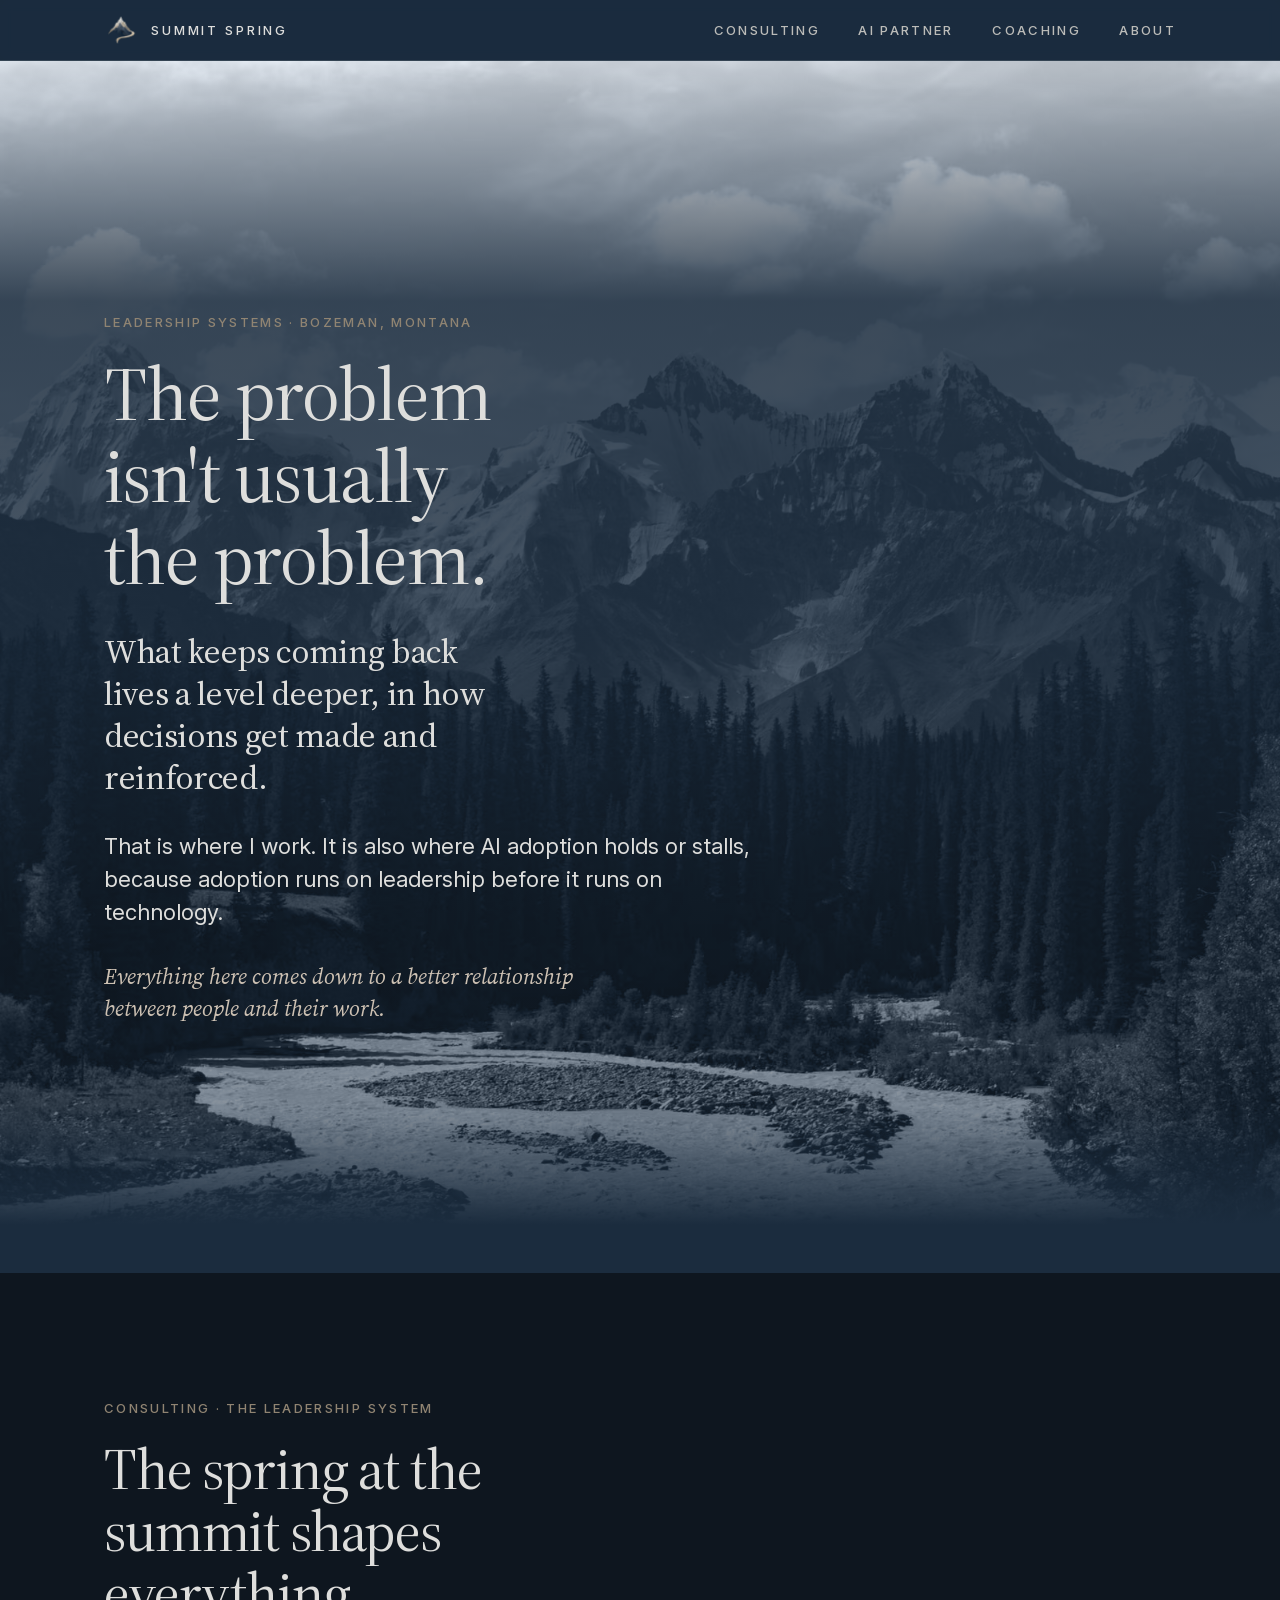
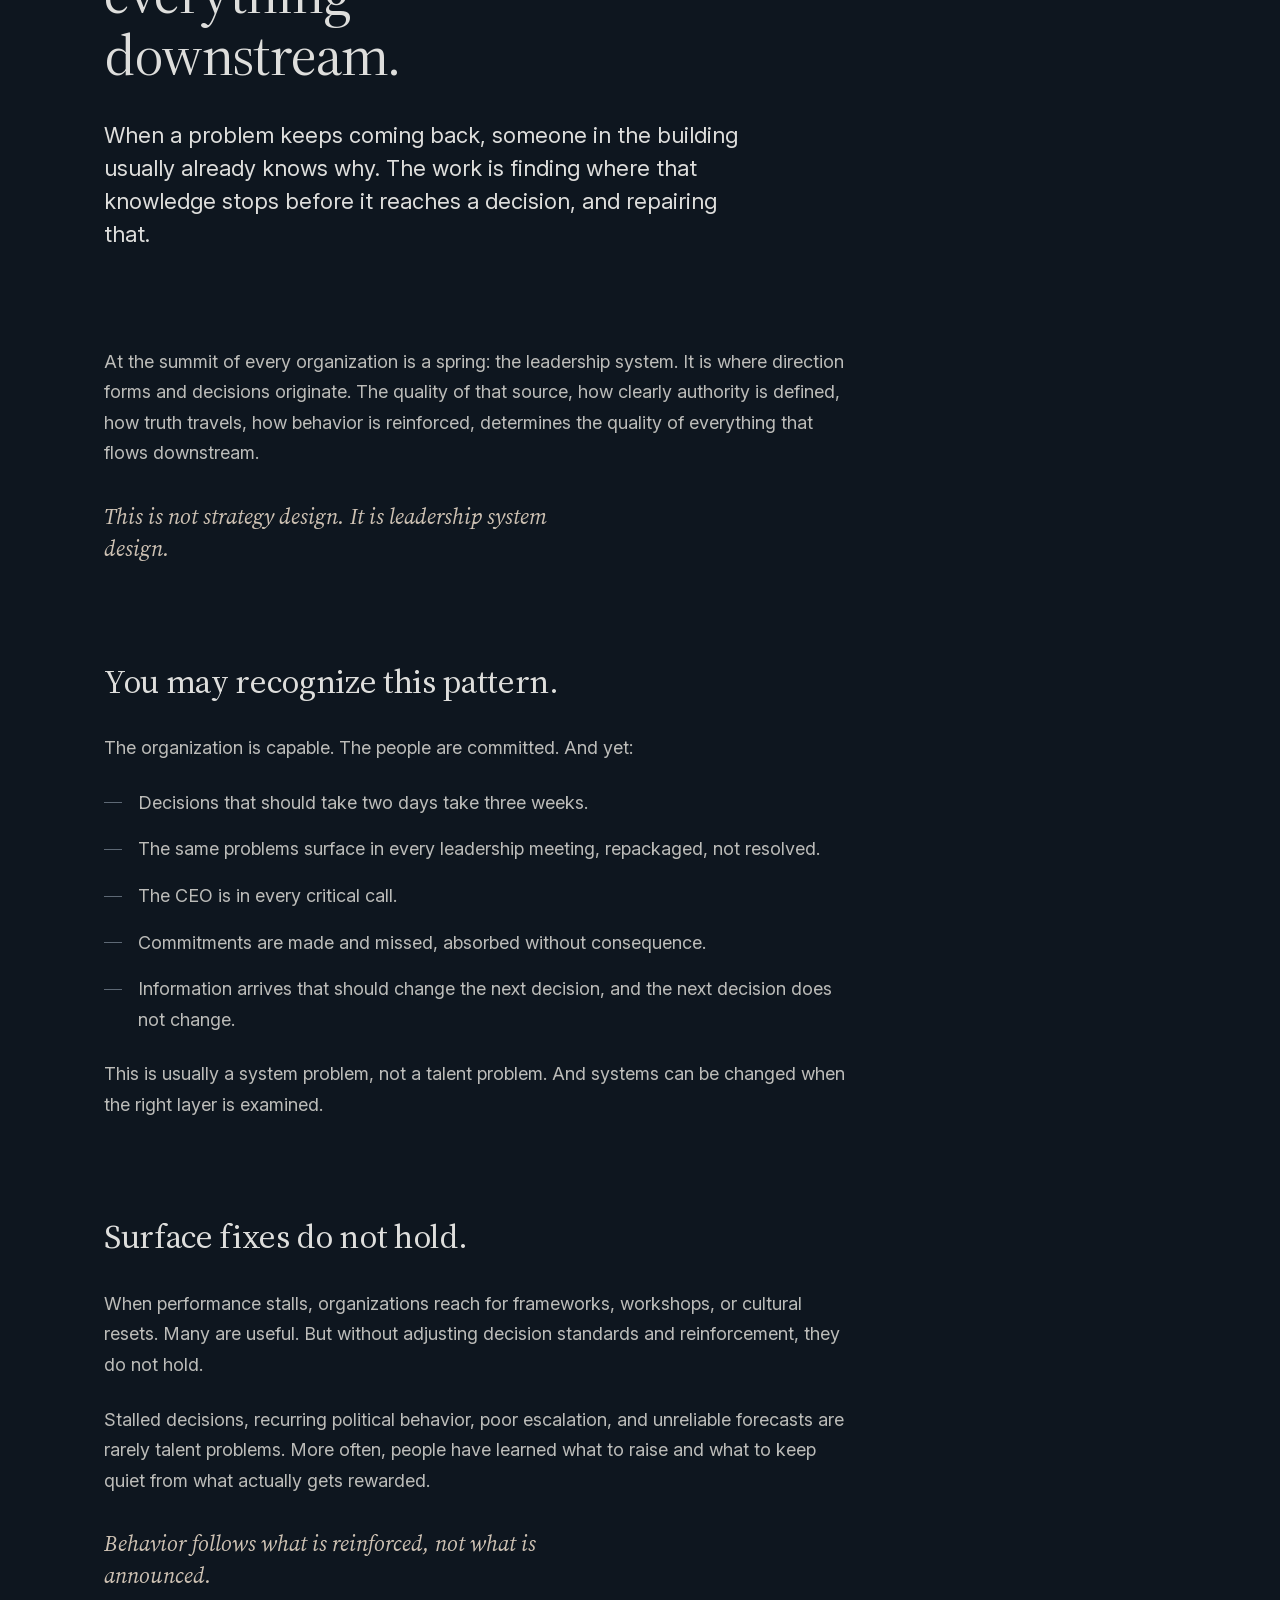
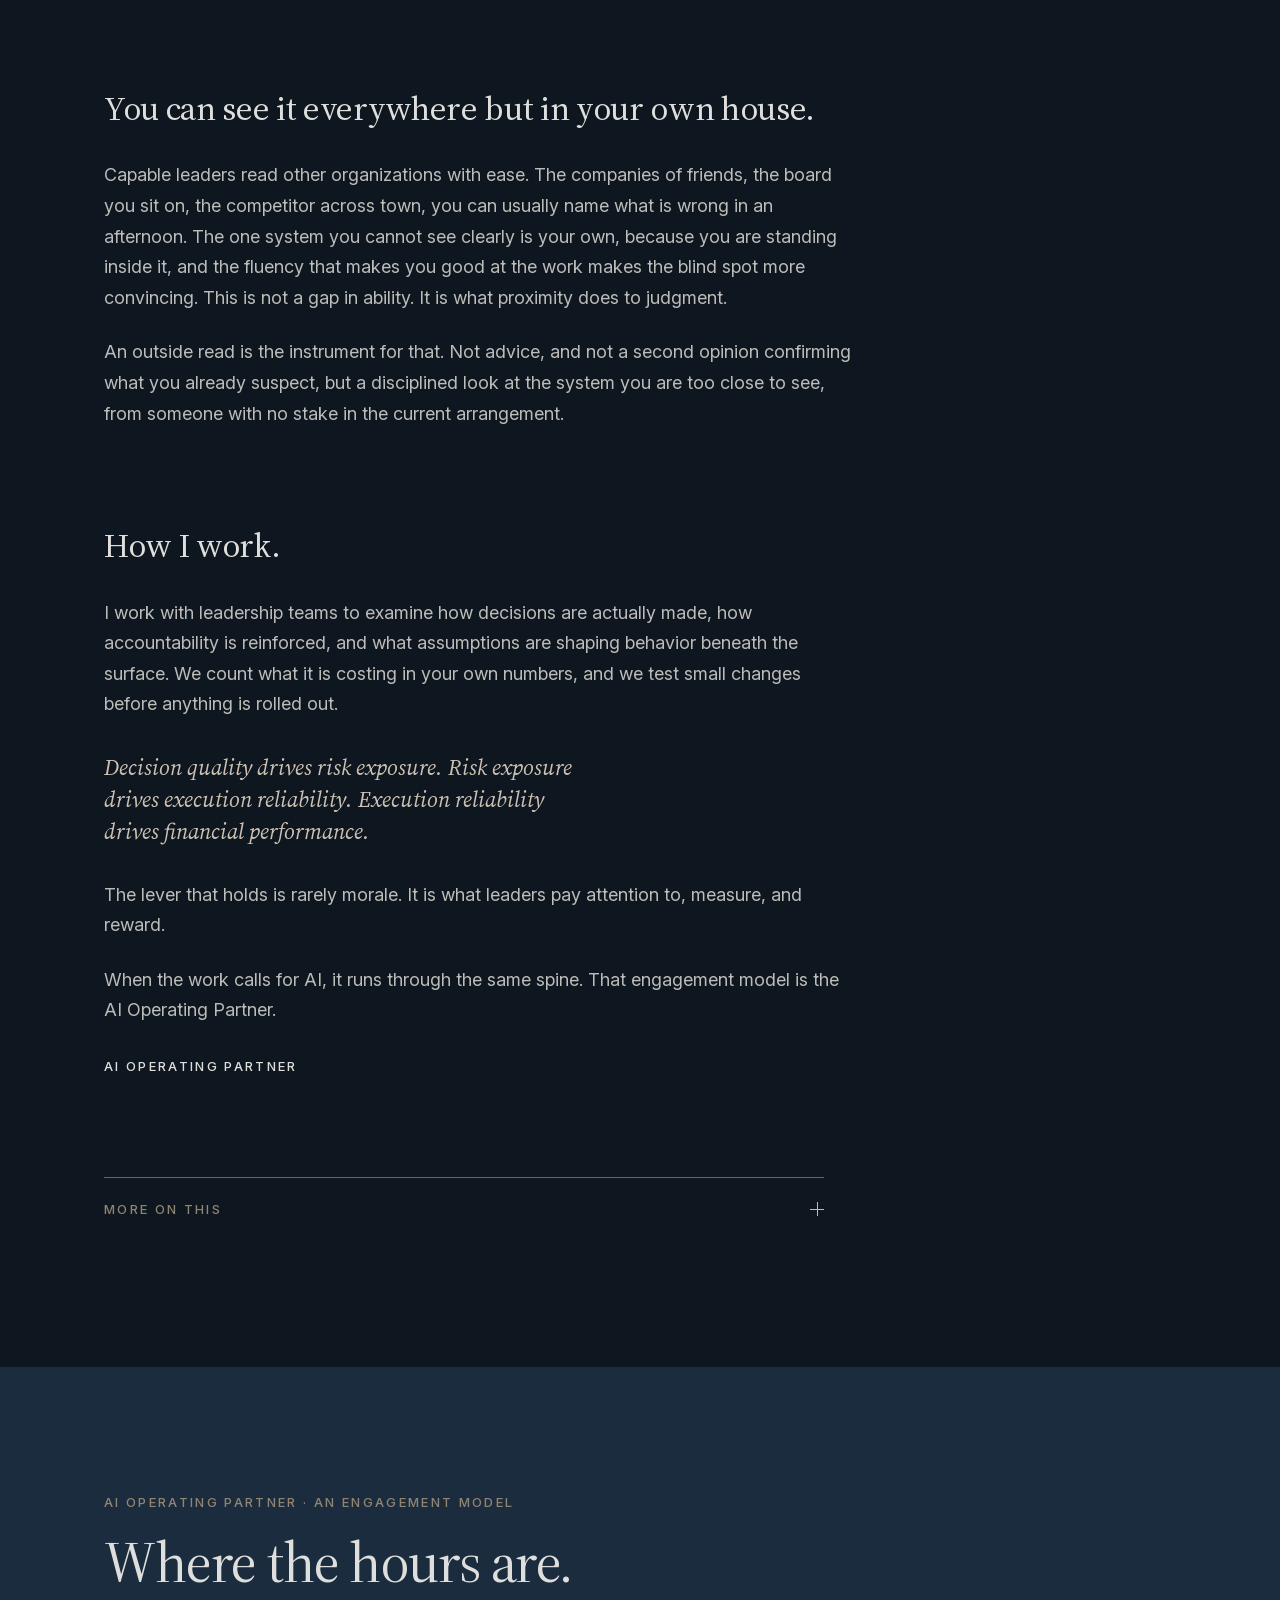
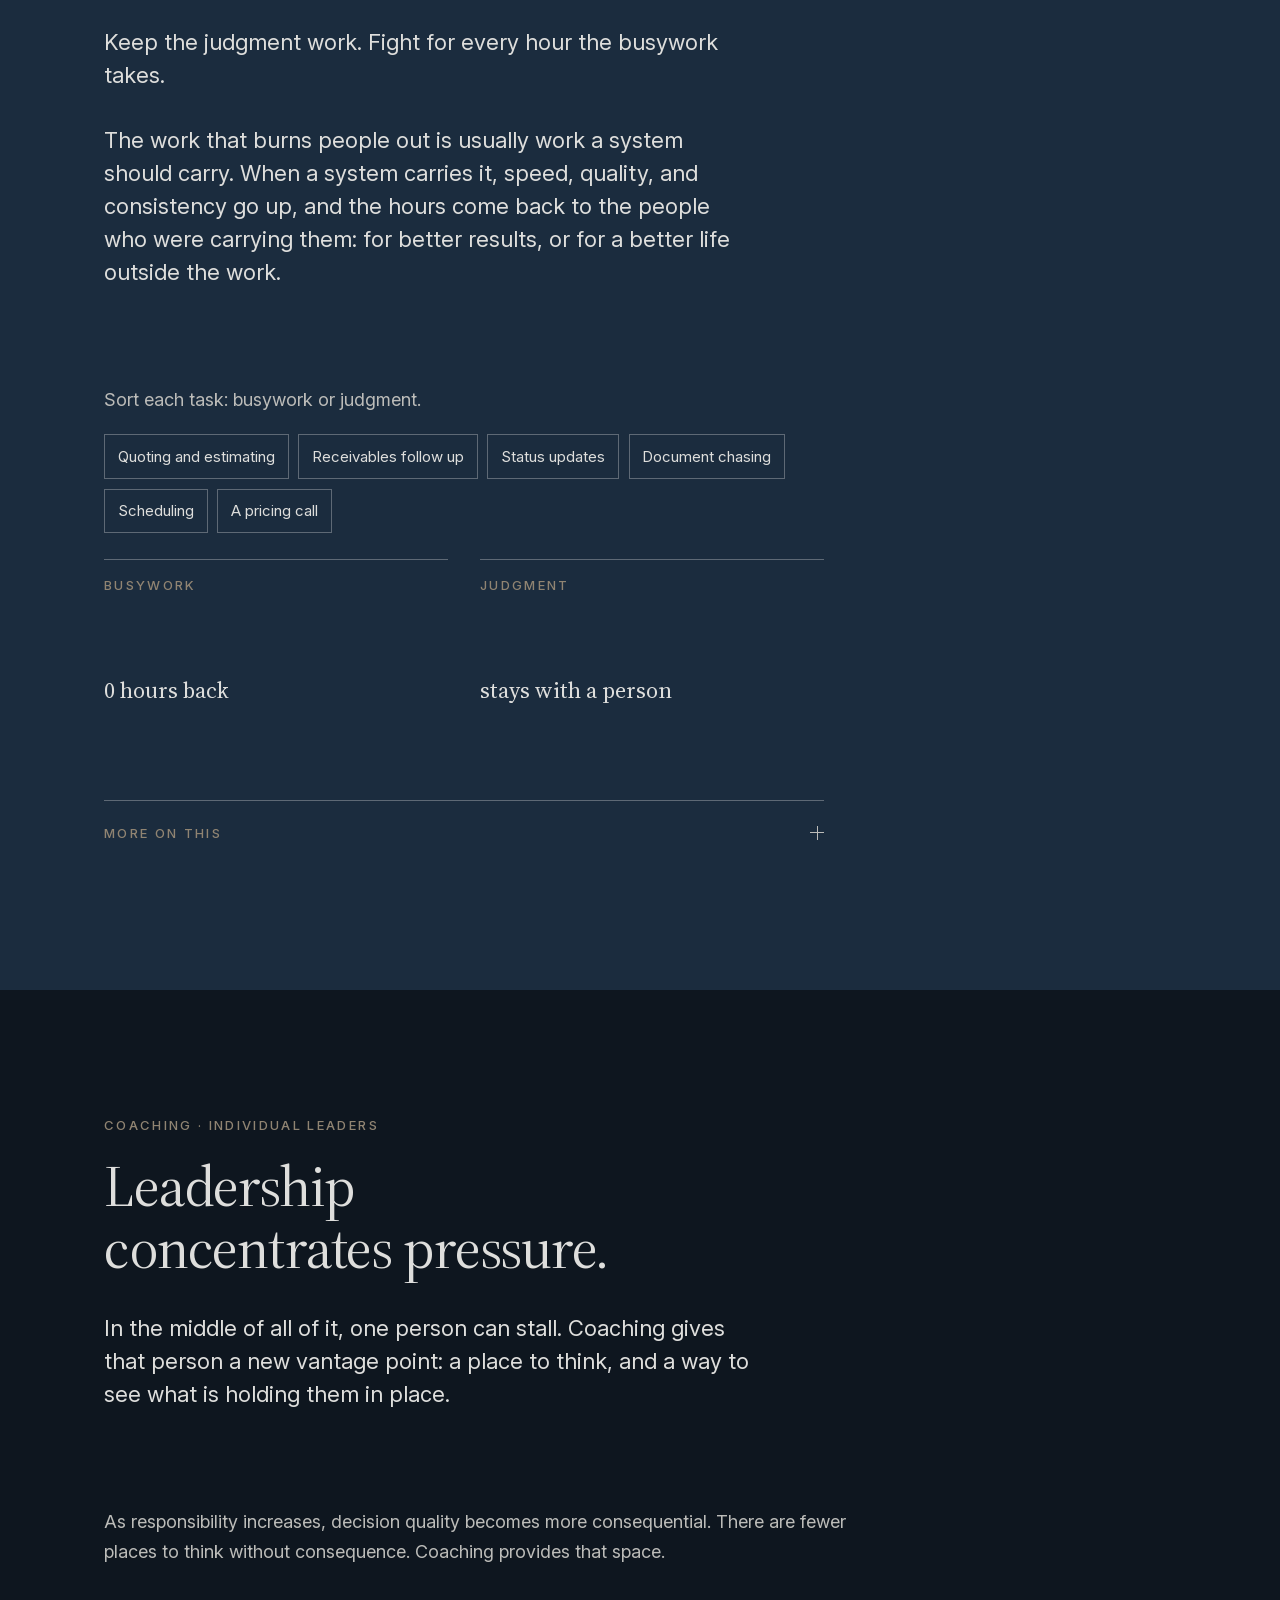
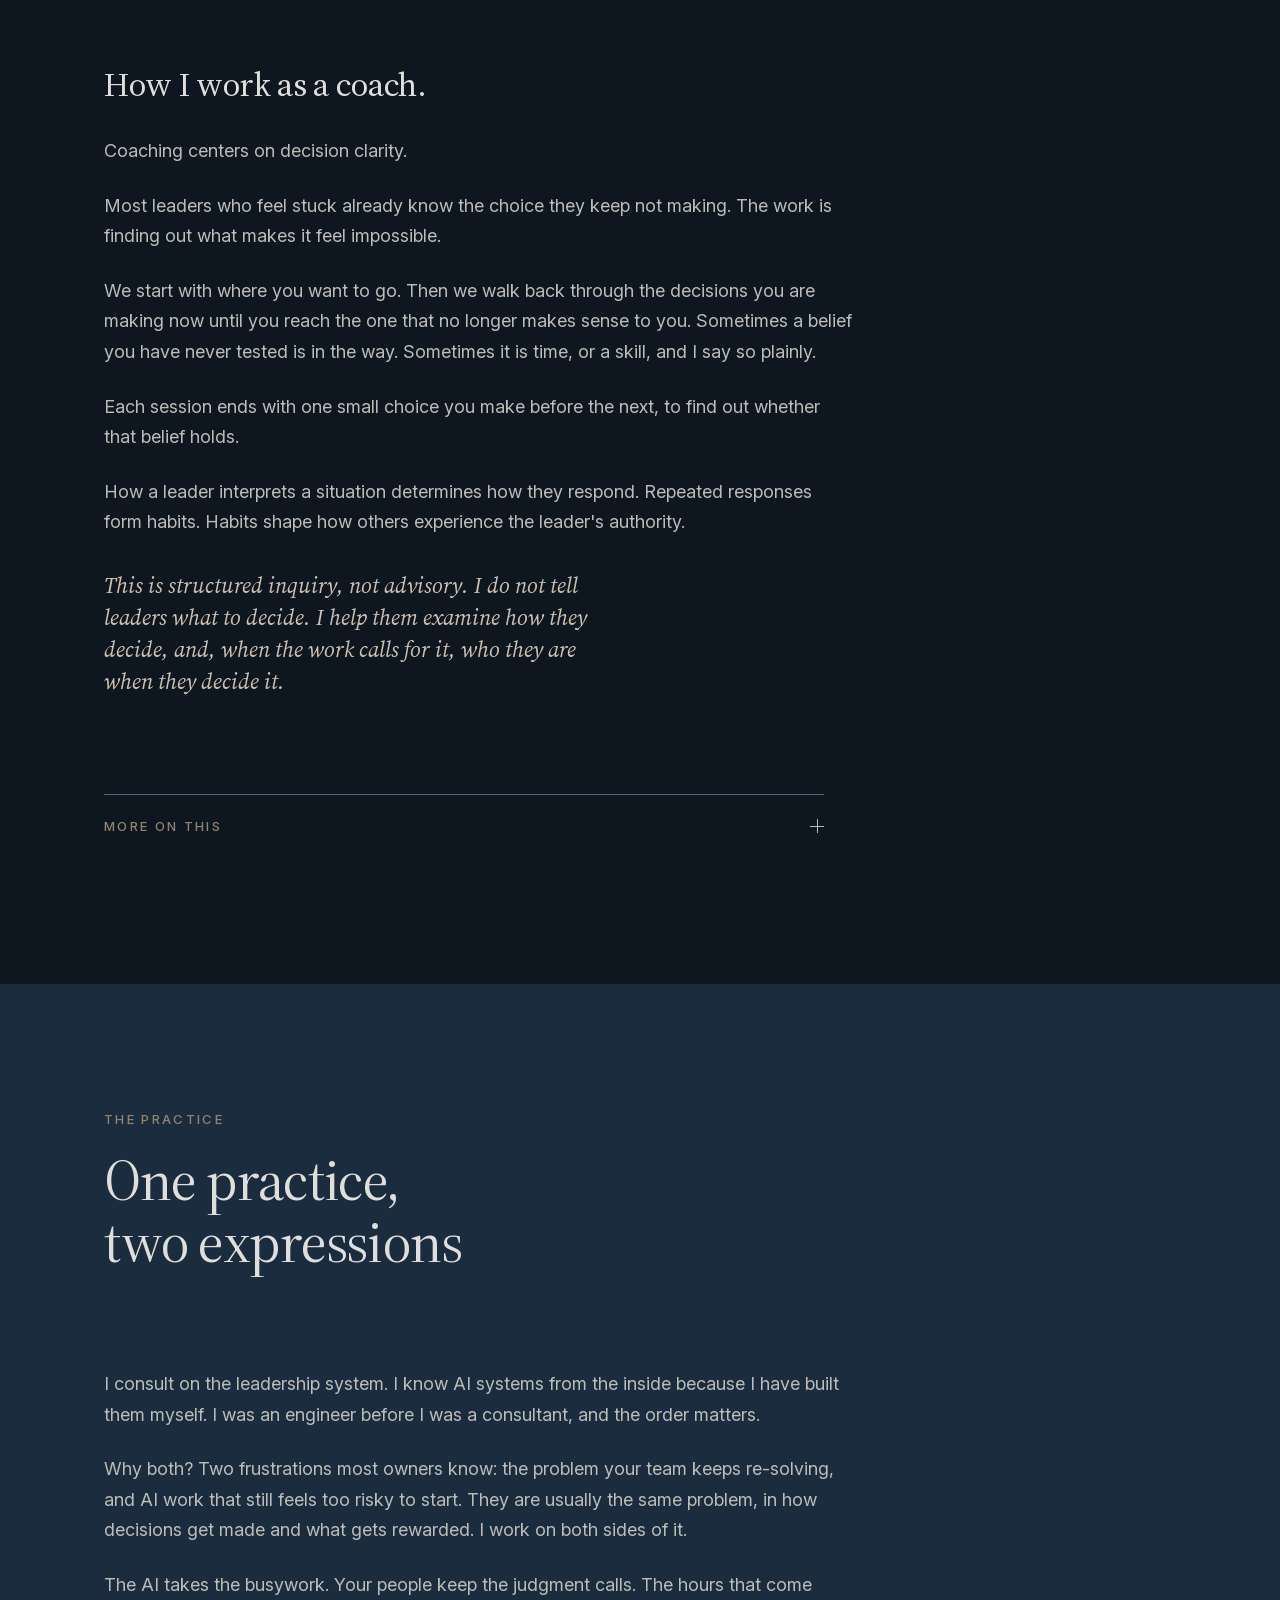
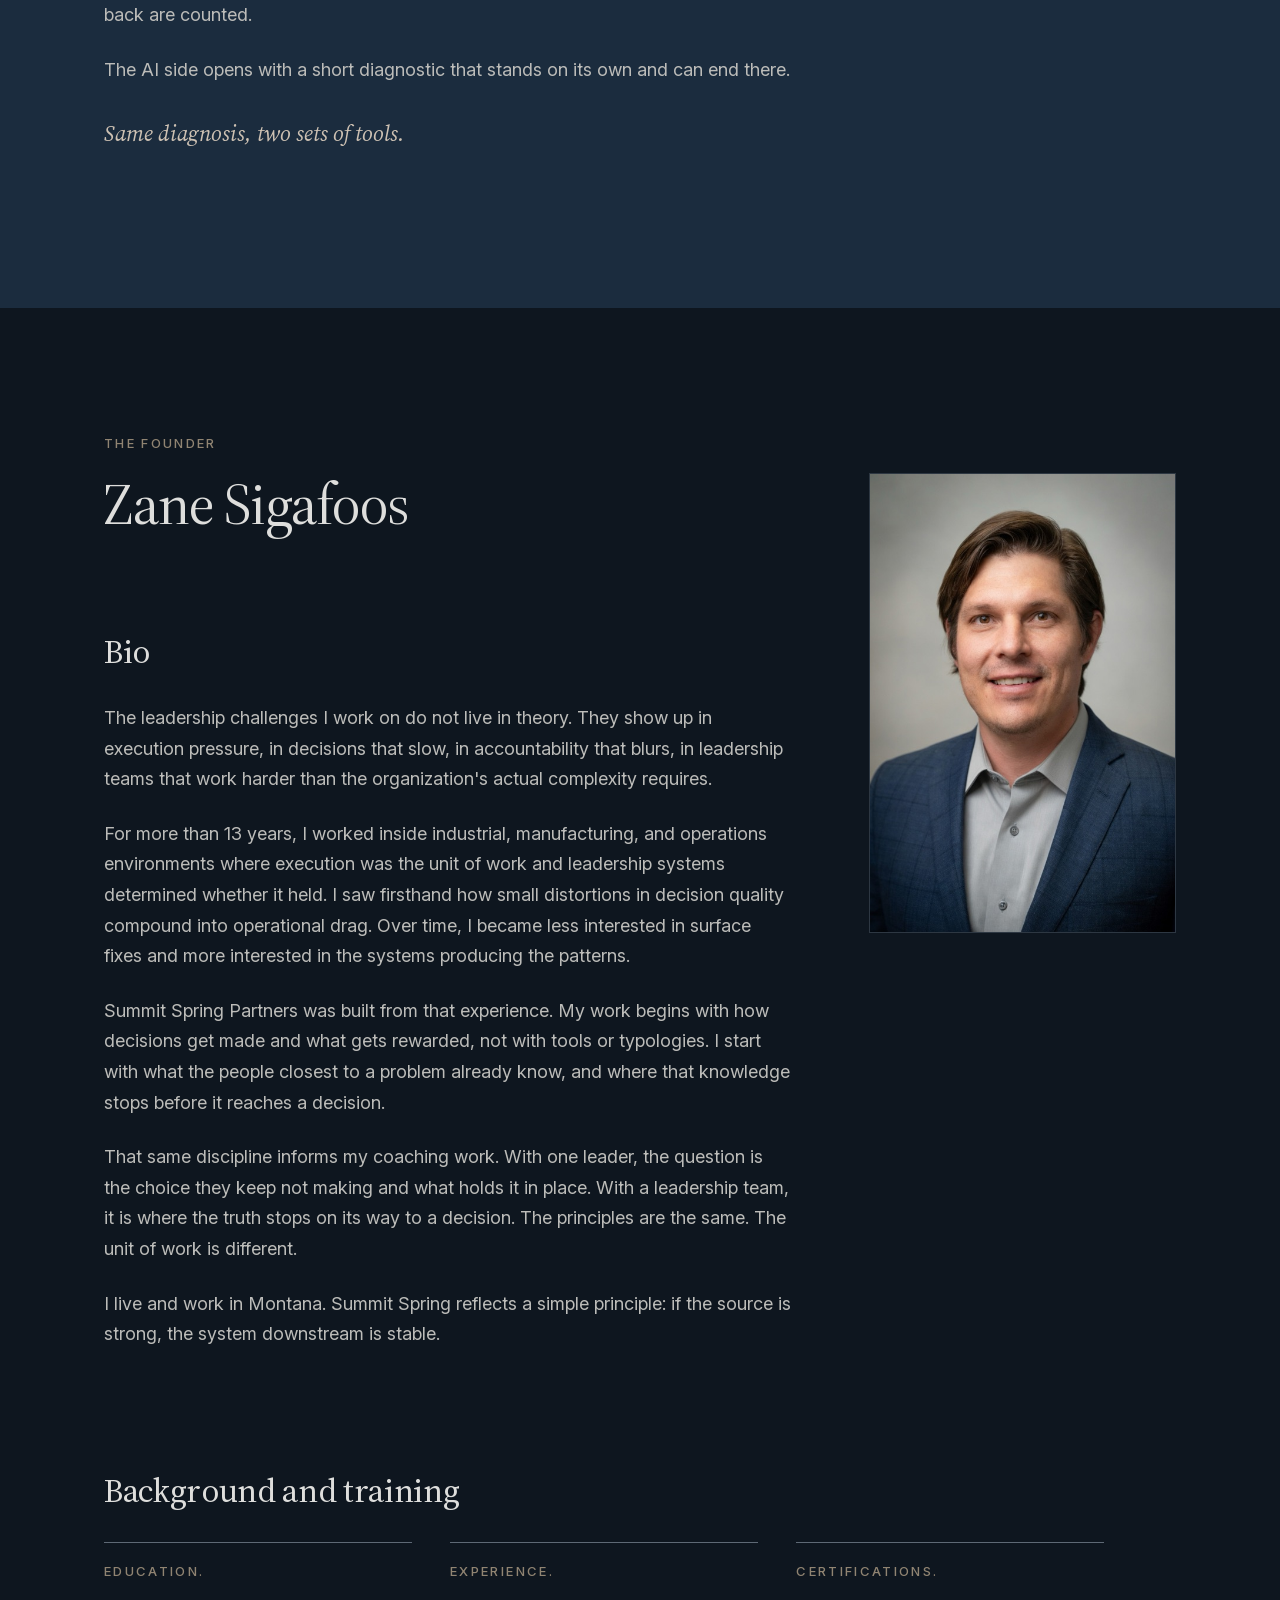
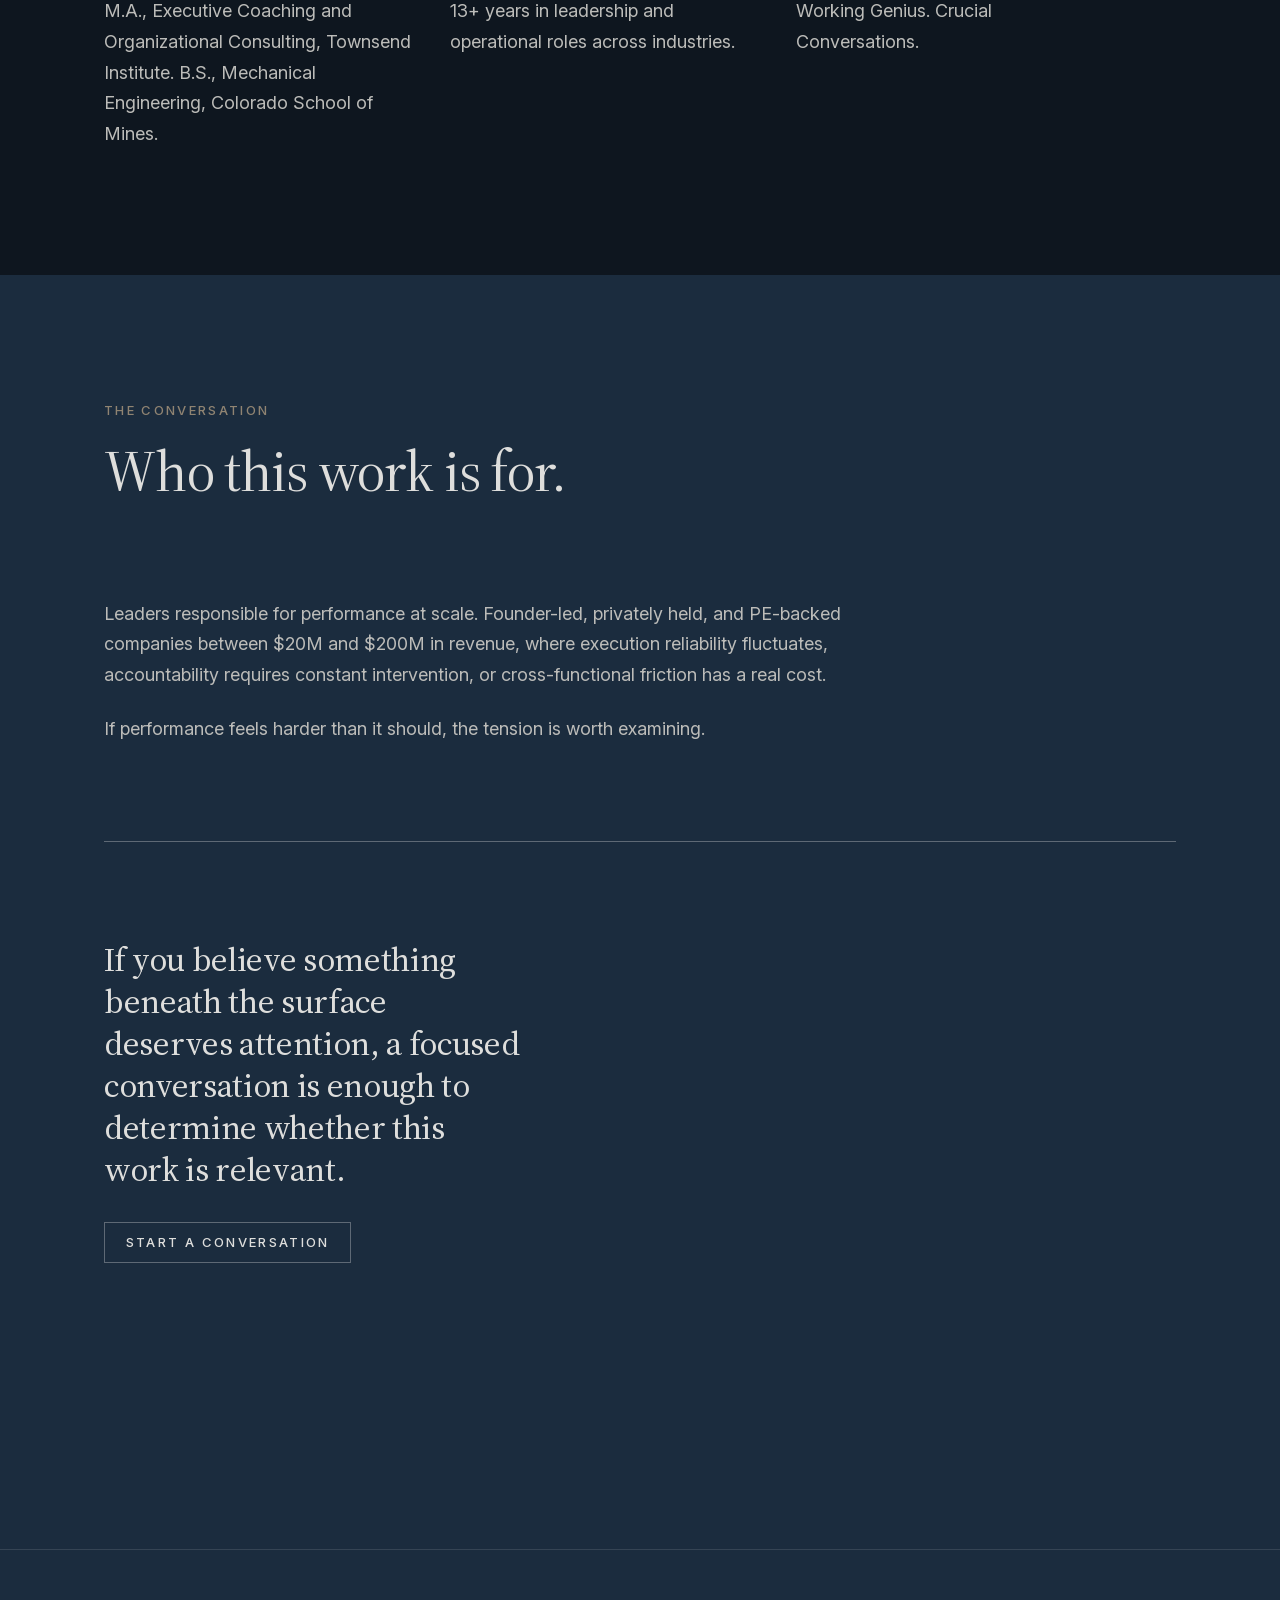
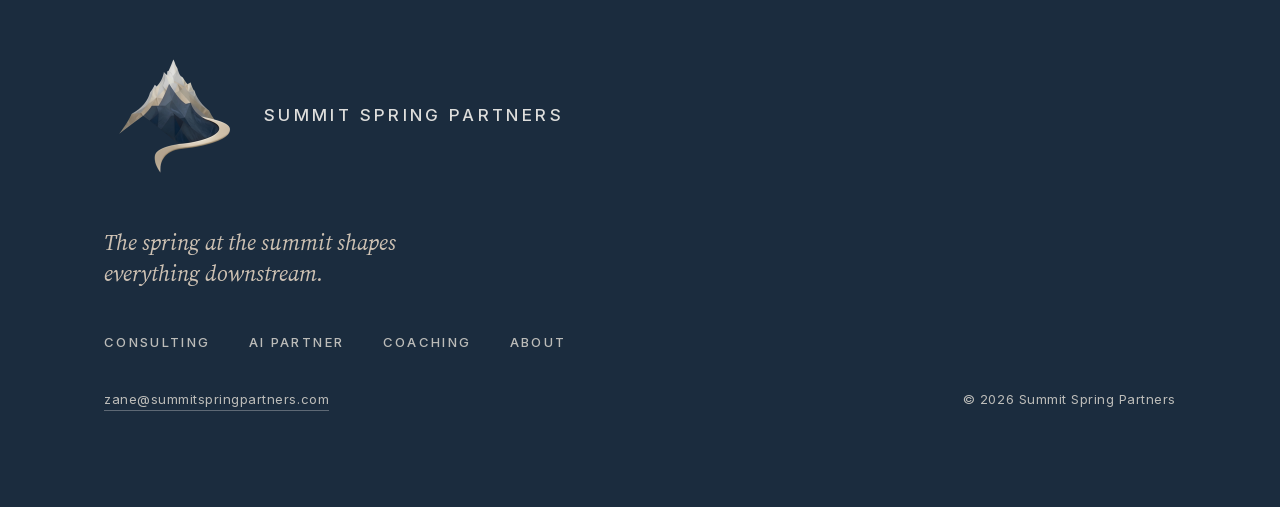
<file: index.html>
<!DOCTYPE html>
<html lang="en">
<head>
<meta charset="utf-8">
<meta name="viewport" content="width=device-width, initial-scale=1">
<title>Summit Spring Partners | Leadership Systems and AI Adoption | Bozeman, Montana</title>
<meta name="description" content="Leadership system diagnosis and AI adoption for founder-led and PE-backed companies between $20M and $200M. Automate the busywork. Your people keep the judgment. Based in Bozeman, Montana.">
<link rel="canonical" href="https://summitspringpartners.com/">
<link rel="icon" href="favicon.ico" sizes="48x48">
<link rel="icon" type="image/png" sizes="32x32" href="assets/favicon-32.png">
<link rel="icon" type="image/png" sizes="16x16" href="assets/favicon-16.png">
<link rel="apple-touch-icon" href="assets/apple-touch-icon.png">
<link rel="preload" href="fonts/inter-latin.woff2" as="font" type="font/woff2" crossorigin>
<link rel="preload" href="fonts/source-serif-4-latin.woff2" as="font" type="font/woff2" crossorigin>
<meta property="og:title" content="Summit Spring Partners | Leadership Systems and AI Adoption | Bozeman, Montana">
<meta property="og:description" content="The problem isn't usually the problem. Leadership systems and AI adoption from Bozeman, Montana.">
<meta property="og:type" content="website">
<meta property="og:url" content="https://summitspringpartners.com/">
<meta property="og:image" content="https://summitspringpartners.com/assets/og-card.png">
<link rel="stylesheet" href="css/site.css">
</head>
<body>
<div class="site-frame site-frame--bands">

  <header class="site-header">
    <div class="site-header-bar">
      <a class="site-brand" href="#summit">
        <img src="assets/logo-mark.png" alt="Summit Spring Partners">
        <span class="ssp-wordmark">Summit&nbsp;Spring</span>
      </a>
      <nav class="site-nav">
        <a class="ss-navlink" href="#consulting">Consulting</a>
        <a class="ss-navlink" href="#ai-partner">AI Partner</a>
        <a class="ss-navlink" href="#coaching">Coaching</a>
        <a class="ss-navlink" href="#about">About</a>
      </nav>
    </div>
  </header>

  <main class="site-main site-main--bands">

    <!-- Band 1. Hero A, the black and white peaks, chosen 2026-10-27. -->
    <section class="band band--summit" id="summit" data-hero="a">
      <div class="summit-photo" aria-hidden="true"></div>
      <div class="band-inner">
        <div class="band-head">
          <div class="ssp-eyebrow">Leadership systems · Bozeman, Montana</div>
          <h1 class="summit-title">The problem isn't usually the problem.</h1>
        </div>
        <h2 class="summit-sub">What keeps coming back lives a level deeper, in how decisions get made and reinforced.</h2>
        <p class="band-lead">That is where I work. It is also where AI adoption holds or stalls, because adoption runs on leadership before it runs on technology.</p>
        <p class="ss-italic">Everything here comes down to a better relationship between people and their work.</p>
      </div>
    </section>

    <section class="band band--deep" id="consulting">
      <div class="band-inner">
        <div class="band-head">
          <div class="ssp-eyebrow">Consulting · The leadership system</div>
          <h2 class="band-title">The spring at the summit shapes everything downstream.</h2>
          <p class="band-lead">When a problem keeps coming back, someone in the building usually already knows why. The work is finding where that knowledge stops before it reaches a decision, and repairing that.</p>
        </div>
        <div class="band-prose">
          <p>At the summit of every organization is a spring: the leadership system. It is where direction forms and decisions originate. The quality of that source, how clearly authority is defined, how truth travels, how behavior is reinforced, determines the quality of everything that flows downstream.</p>
          <p class="ss-italic">This is not strategy design. It is leadership system design.</p>

          <h3>You may recognize this pattern.</h3>
          <p>The organization is capable. The people are committed. And yet:</p>
          <ul class="ss-list">
            <li>Decisions that should take two days take three weeks.</li>
            <li>The same problems surface in every leadership meeting, repackaged, not resolved.</li>
            <li>The CEO is in every critical call.</li>
            <li>Commitments are made and missed, absorbed without consequence.</li>
            <li>Information arrives that should change the next decision, and the next decision does not change.</li>
          </ul>
          <p>This is usually a system problem, not a talent problem. And systems can be changed when the right layer is examined.</p>

          <h3>Surface fixes do not hold.</h3>
          <p>When performance stalls, organizations reach for frameworks, workshops, or cultural resets. Many are useful. But without adjusting decision standards and reinforcement, they do not hold.</p>
          <p>Stalled decisions, recurring political behavior, poor escalation, and unreliable forecasts are rarely talent problems. More often, people have learned what to raise and what to keep quiet from what actually gets rewarded.</p>
          <p class="ss-italic">Behavior follows what is reinforced, not what is announced.</p>

          <h3>You can see it everywhere but in your own house.</h3>
          <p>Capable leaders read other organizations with ease. The companies of friends, the board you sit on, the competitor across town, you can usually name what is wrong in an afternoon. The one system you cannot see clearly is your own, because you are standing inside it, and the fluency that makes you good at the work makes the blind spot more convincing. This is not a gap in ability. It is what proximity does to judgment.</p>
          <p>An outside read is the instrument for that. Not advice, and not a second opinion confirming what you already suspect, but a disciplined look at the system you are too close to see, from someone with no stake in the current arrangement.</p>

          <!-- PROOF SECTION, RESERVED. Anonymized patterns from the field go here once first engagements close. See copy/website-copy.md, "Deferred: proof section". -->

          <h3>How I work.</h3>
          <p>I work with leadership teams to examine how decisions are actually made, how accountability is reinforced, and what assumptions are shaping behavior beneath the surface. We count what it is costing in your own numbers, and we test small changes before anything is rolled out.</p>
          <p class="ss-italic">Decision quality drives risk exposure. Risk exposure drives execution reliability. Execution reliability drives financial performance.</p>
          <p>The lever that holds is rarely morale. It is what leaders pay attention to, measure, and reward.</p>
          <p>When the work calls for AI, it runs through the same spine. That engagement model is the AI Operating Partner.</p>
          <a class="ss-navlink ss-navlink--bright" href="#ai-partner">AI Operating Partner</a>
        </div>

        <details class="ss-more">
          <summary><span class="ssp-eyebrow">More on this</span><span class="ss-more-mark" aria-hidden="true"></span></summary>
          <div class="band-prose">
            <p class="band-statement">Execution problems are patterned. They appear in decision breakdowns long before they show up in financial results.</p>
            <p>The work moves through two phases. Phase 1 finds where the problem lives and what it costs. Phase 2 tests the change and installs it.</p>

            <div class="ssp-eyebrow">Before engagement · no fee</div>
            <h3>The first conversation</h3>
            <p>Before any engagement, a first conversation. No fee. No commitment. It is meant to help with something real, and to find out whether a real system-level problem is present. If more work looks useful, a second conversation is with you directly: what each of us wants, what each of us will and will not do, and plain notice that the work will look at the leadership team itself, you included.</p>
            <p>If the conversation surfaces something worth examining, we define the scope of Phase 1. If it does not, you leave with a clear framework to pressure-test your next move, and no follow-up pitch.</p>
            <p>Either outcome is a success. The point is clarity.</p>

            <div class="ssp-eyebrow">Phase 1 · Diagnosis</div>
            <h3>Phase 1, Discovery</h3>
            <p>We start with the problem that is costing you and trace it back through the people closest to it: who knew first, what they did with it, and where it stopped. That includes the managers in the middle, and people who raised it before, some of whom may have left.</p>
            <p>This phase examines:</p>
            <ul class="ss-list">
              <li>Where decision quality degrades under pressure</li>
              <li>Where authority is ambiguous or duplicated</li>
              <li>Where escalation hesitates or fails entirely</li>
              <li>Where accountability requires constant intervention</li>
              <li>Where truth moves too slowly to prevent failure</li>
              <li>What assumptions are shaping behavior beneath the stated values</li>
            </ul>
            <p>We count what the problem has already cost, with your finance lead holding the pen and only the numbers they would defend to a board. Not a forecast.</p>
            <p><strong>Objective:</strong> to find where the truth about the problem stops before it reaches a decision, and whether that is really what is costing you.</p>
            <p>If the real limit turns out to be something else, such as too few people or a missing skill, I say so, and the work changes or stops there.</p>
            <p><strong>Outcome:</strong> a short written map of where the problem lives, my best explanation with the strongest alternative beside it, and what it has cost so far. Before you see it, a second practitioner reviews it and argues the other side.</p>
            <p>Then we work through it with your leadership team in three sessions, starting small. The team corrects the map and makes it its own. The last session ends with a plain choice: make the change, keep things as they are knowing the cost, or turn toward what is really in the way. Each answer is a good outcome.</p>

            <div class="ssp-eyebrow">Phase 2 · Install &amp; reinforce</div>
            <h3>Phase 2, System Reset</h3>
            <p>With the diagnosis in hand, we change the system. Not one grand intervention, but a small number of deliberate moves, each designed to reveal as much as it improves.</p>
            <p>This is where most change efforts go wrong. A leadership system is not a machine with a broken part. It is a set of reinforcing relationships, and no one can fully predict how it will respond to change, including me. So each move is small, behaviorally specific, and instrumented. The system's response is not noise. It is the next piece of the diagnosis.</p>
            <p>The moves may include:</p>
            <ul class="ss-list">
              <li>Clarifying decision rights and authority</li>
              <li>Resetting escalation norms: what requires a decision versus what requires information</li>
              <li>Embedding accountability into operating cadence as a structural feature, not a follow-up ritual</li>
              <li>Aligning incentives and reinforcement signals with stated performance standards</li>
              <li>Adjusting the leader behaviors that are reinforcing the current pattern</li>
            </ul>
            <p>Each move is written down before it starts: the change, who owns it, one thing you will do differently as CEO to back it, and what would tell us to expand it or stop it. Check-ins read each move as holding, fragile, regressing, or stalled, and no move is judged before it has had time to work.</p>
            <p>The engagement closes when you have made the change your own in front of your team and the team can work the next problem this way without me. I come back at ninety days and at nine months to read the numbers with your finance lead.</p>
            <p><strong>Outcome:</strong> change measured in your own numbers, against the cost counted at the start. The nine month reading is the one that counts.</p>

            <h3>How commitment works.</h3>
            <p>Phase 1 is the only commitment made at engagement start. At the close of Phase 1, you have the map, what the problem has cost, and a clear choice about what comes next. Phase 2 is defined together at that point, not before. Stopping there is a good outcome.</p>
            <p>No bundled total at signing. No pre-committed scope without a diagnosis. No obligation to continue if the work is not the right fit.</p>

            <h3>What this is not.</h3>
            <ul class="ss-list">
              <li>A framework implementation</li>
              <li>A culture survey rollout</li>
              <li>An open-ended advisory relationship</li>
            </ul>
            <p>This work strengthens the leadership system where decision rights, human dynamics, and reinforcement intersect, the layer where strategy either translates into throughput or quietly stalls.</p>

            <p class="band-statement">Adjusting tactics improves performance incrementally. Strengthening the leadership system shifts the ceiling.</p>
            <p>If execution feels heavier than the strategy requires, the next step is clarity.</p>
          </div>
        </details>
      </div>
    </section>

    <section class="band" id="ai-partner">
      <div class="band-inner">
        <div class="band-head">
          <div class="ssp-eyebrow">AI Operating Partner · An engagement model</div>
          <h2 class="band-title">Where the hours are.</h2>
          <p class="band-lead">Keep the judgment work. Fight for every hour the busywork takes.</p>
          <p class="band-lead">The work that burns people out is usually work a system should carry. When a system carries it, speed, quality, and consistency go up, and the hours come back to the people who were carrying them: for better results, or for a better life outside the work.</p>
        </div>

        <div class="sorter" id="sorter">
          <p class="sorter-hint">Sort each task: busywork or judgment.</p>
          <ul class="sorter-pool"></ul>
          <div class="sorter-cols">
            <div class="sorter-col" data-col="busywork">
              <div class="ssp-eyebrow" id="sorter-busywork">Busywork</div>
              <ul class="sorter-list" aria-labelledby="sorter-busywork">
                <li class="sorter-card" data-hours="6">Quoting and estimating</li>
                <li class="sorter-card" data-hours="4">Receivables follow up</li>
                <li class="sorter-card" data-hours="3">Status updates</li>
                <li class="sorter-card" data-hours="3">Document chasing</li>
                <li class="sorter-card" data-hours="2">Scheduling</li>
              </ul>
              <p class="sorter-figure" aria-live="polite"><span class="sorter-sum">18</span> hours back</p>
            </div>
            <div class="sorter-col" data-col="judgment">
              <div class="ssp-eyebrow" id="sorter-judgment">Judgment</div>
              <ul class="sorter-list" aria-labelledby="sorter-judgment">
                <li class="sorter-card" data-hours="1">A pricing call</li>
              </ul>
              <p class="sorter-figure">stays with a person</p>
            </div>
          </div>
        </div>

        <details class="ss-more">
          <summary><span class="ssp-eyebrow">More on this</span><span class="ss-more-mark" aria-hidden="true"></span></summary>
          <div class="band-prose">
            <p>We find that work with one lens, busywork or judgment. We rank it by the hours it returns and build the highest leverage workflows first. The system takes the busywork. Your people keep the judgment calls. The hours that come back are counted.</p>
            <p>An engagement model inside the organizational work, not a separate practice. The discipline is the same one that runs through everything here: diagnose the system before changing it.</p>
            <p>This is one of two expressions of the same practice. The other is the consulting itself, and every engagement here runs on its spine.</p>

            <h3>The diagnosis is the work.</h3>
            <p>An AI project can only be judged against what the business said success looks like before anything was built. That is where this engagement begins.</p>
            <p>The first deliverable is a ranked map of where your operation is actually losing time, judgment, and margin, and which of those losses are structural rather than technical. That distinction determines everything downstream. Some friction resolves through a targeted build. Some friction is a decision-rights problem wearing a technology costume, and no tool will touch it.</p>
            <p>The map names the opportunity and what it is worth. What you do with it is your decision, and leaving with it is a legitimate outcome.</p>

            <h3>What the work leaves behind.</h3>
            <p>The models themselves are becoming a commodity. What does not commoditize is the accumulated judgment of your own business: your pricing logic, your customer history, the corrections your best people make without thinking about it. Captured, that becomes an asset that compounds. Uncaptured, it walks out the door every time someone retires.</p>
            <p>The work decides which AI to switch on and which to leave off, names who owns each approval, and puts that capture into how the company already operates, on the platform you have. An internal champion is trained to run it, and every correction they make feeds back, so the system gets more like your business and less like a generic tool. Month over month, the evidence is visible: corrections captured, edit rates falling, cycle times shrinking.</p>
            <p>The ongoing work is governance and judgment. What the system is permitted to decide, where a human stays in the loop, how it is audited, and what happens when the model providers ship a feature that replaces something you switched on. When that happens, you migrate onto it and redeploy the effort to the next thing. That is the job.</p>

            <h3>You own all of it.</h3>
            <p>Every prompt, every correction log, every evaluation, every dataset lives inside your systems and belongs to you. If we part ways, it stays with you, in full.</p>
            <p>This is the thing most companies should be asking about and almost none do. Institutional knowledge routed through a vendor's platform is knowledge you are renting. Ownership is also what makes the system auditable, and that matters more every quarter. Security and control are the leading reasons companies your size hold back, and the concern is a reasonable one.</p>

            <h3>Where the leverage usually is.</h3>
            <p>The best candidates are boring, judgment-heavy, and specific to you. Quoting and estimating, where the pricing instinct lives in one person's head. Receivables follow-up, where tone and relationship history decide whether the call lands. The work that is drowning someone competent, and that no off-the-shelf product understands because it depends on facts about your business alone.</p>
            <p>The work that is generic is not worth a system of its own. The model providers will ship it for free before long, and the right call is to switch theirs on and govern it.</p>

            <h3>When the system in question is the one AI is about to inherit.</h3>
            <p>The same discipline applies when a company is deciding what to automate. Most AI initiatives in companies this size do not fail on the technology. They fail because the tool inherits a system nobody examined, and then executes it faster.</p>
            <p>The AI Operating Partner engagement is that diagnosis, applied to the operation itself.</p>
            <p>Whatever gets switched on keeps one line: the system takes the busywork, your people keep the judgment calls, and the hours that come back are counted.</p>

            <h3>Who this is for.</h3>
            <p>Founder-led, privately held, and PE-backed companies between $20M and $200M in revenue, with a leadership team that is serious about the question and unconvinced by the noise around it.</p>
            <p>If the enthusiasm in the room is running ahead of the diagnosis, that gap is worth examining before anything gets built.</p>
          </div>
        </details>
      </div>
    </section>

    <section class="band band--deep" id="coaching">
      <div class="band-inner">
        <div class="band-head">
          <div class="ssp-eyebrow">Coaching · Individual leaders</div>
          <h2 class="band-title">Leadership concentrates pressure.</h2>
          <p class="band-lead">In the middle of all of it, one person can stall. Coaching gives that person a new vantage point: a place to think, and a way to see what is holding them in place.</p>
        </div>
        <div class="band-prose">
          <p>As responsibility increases, decision quality becomes more consequential. There are fewer places to think without consequence. Coaching provides that space.</p>

          <h3>How I work as a coach.</h3>
          <p>Coaching centers on decision clarity.</p>
          <p>Most leaders who feel stuck already know the choice they keep not making. The work is finding out what makes it feel impossible.</p>
          <p>We start with where you want to go. Then we walk back through the decisions you are making now until you reach the one that no longer makes sense to you. Sometimes a belief you have never tested is in the way. Sometimes it is time, or a skill, and I say so plainly.</p>
          <p>Each session ends with one small choice you make before the next, to find out whether that belief holds.</p>
          <p>How a leader interprets a situation determines how they respond. Repeated responses form habits. Habits shape how others experience the leader's authority.</p>
          <p class="ss-italic">This is structured inquiry, not advisory. I do not tell leaders what to decide. I help them examine how they decide, and, when the work calls for it, who they are when they decide it.</p>
        </div>

        <details class="ss-more">
          <summary><span class="ssp-eyebrow">More on this</span><span class="ss-more-mark" aria-hidden="true"></span></summary>
          <div class="band-prose">
            <h3>Positioning</h3>
            <p>Coaching is offered selectively, as a complement to consulting engagements, or for leaders navigating a specific inflection point. The work is demanding. It is reserved for clients whose situations warrant it.</p>
            <p>Most decision patterns are not really about the decision. They hold in place because of how a leader has come to understand themselves, what they believe they must be, protect, or prove. When a pattern keeps returning despite a leader knowing better, that is usually the level it lives at. The work goes there only when you choose to, because a leader is more than the sum of their decisions, and durable change rarely comes from the surface. It stays with the choices in front of you now, not your history.</p>

            <h3>What an engagement looks like.</h3>
            <p>Coaching runs in defined arcs, not open-ended relationships. A typical engagement is six months. It starts with where you want to go, in your own words, and one line on what you will be choosing differently. Between sessions the work continues, because the patterns under examination only show themselves under live pressure. The arc ends when you can do this work on your own, and three months later we read that line again together.</p>

            <h3>Patterns this work addresses.</h3>
            <ul class="ss-list">
              <li>Hesitation in moments that call for decisive action.</li>
              <li>Overextension, a leader running faster than the system can absorb.</li>
              <li>Defensiveness when feedback or disconfirming information arrives.</li>
              <li>Avoidance of the conversation, decision, or conflict the role actually requires.</li>
            </ul>

            <h3>Relationship to consulting.</h3>
            <p>Consulting strengthens organizational decision architecture and reinforcement systems. Coaching strengthens the leader's internal decision discipline.</p>
            <p>They are distinct, though the same principles run through both. An organization can have a well-designed decision architecture and still have leaders whose internal patterns undermine it. Coaching addresses that layer.</p>
            <p>Coaching is its own engagement, entered by the leader's own choice, not a phase of consulting and not something added to it. When a consulting engagement surfaces a pattern a leader wants to examine in themselves, that is an invitation, never an assumption. When a company pays for coaching, what is said in it stays with the leader.</p>
          </div>
        </details>
      </div>
    </section>

    <section class="band" id="practice">
      <div class="band-inner">
        <div class="band-head">
          <div class="ssp-eyebrow">The practice</div>
          <h2 class="band-title">One practice, two expressions</h2>
        </div>
        <div class="band-prose">
          <p>I consult on the leadership system. I know AI systems from the inside because I have built them myself. I was an engineer before I was a consultant, and the order matters.</p>
          <p>Why both? Two frustrations most owners know: the problem your team keeps re-solving, and AI work that still feels too risky to start. They are usually the same problem, in how decisions get made and what gets rewarded. I work on both sides of it.</p>
          <p>The AI takes the busywork. Your people keep the judgment calls. The hours that come back are counted.</p>
          <p>The AI side opens with a short diagnostic that stands on its own and can end there.</p>
          <p class="ss-italic">Same diagnosis, two sets of tools.</p>
        </div>
      </div>
    </section>

    <section class="band band--deep" id="about">
      <div class="band-inner">
        <div class="founder">
          <div class="ssp-eyebrow">The founder</div>
          <div class="founder-text">
            <h2 class="band-title">Zane Sigafoos</h2>
            <div class="band-prose">
              <h3>Bio</h3>
              <p>The leadership challenges I work on do not live in theory. They show up in execution pressure, in decisions that slow, in accountability that blurs, in leadership teams that work harder than the organization's actual complexity requires.</p>
              <p>For more than 13 years, I worked inside industrial, manufacturing, and operations environments where execution was the unit of work and leadership systems determined whether it held. I saw firsthand how small distortions in decision quality compound into operational drag. Over time, I became less interested in surface fixes and more interested in the systems producing the patterns.</p>
              <p>Summit Spring Partners was built from that experience. My work begins with how decisions get made and what gets rewarded, not with tools or typologies. I start with what the people closest to a problem already know, and where that knowledge stops before it reaches a decision.</p>
              <p>That same discipline informs my coaching work. With one leader, the question is the choice they keep not making and what holds it in place. With a leadership team, it is where the truth stops on its way to a decision. The principles are the same. The unit of work is different.</p>
              <p>I live and work in Montana. Summit Spring reflects a simple principle: if the source is strong, the system downstream is stable.</p>
            </div>
          </div>
          <div class="founder-photo">
            <div class="ss-frame">
              <img src="assets/headshot.jpg" alt="Zane Sigafoos" width="520" height="780">
            </div>
          </div>
        </div>
        <div class="band-prose">
          <h3>Background and training</h3>
        </div>
        <div class="cred-grid">
          <div>
            <div class="ssp-eyebrow">Education.</div>
            <p>M.A., Executive Coaching and Organizational Consulting, Townsend Institute. B.S., Mechanical Engineering, Colorado School of Mines.</p>
          </div>
          <div>
            <div class="ssp-eyebrow">Experience.</div>
            <p>13+ years in leadership and operational roles across industries.</p>
          </div>
          <div>
            <div class="ssp-eyebrow">Certifications.</div>
            <p>Working Genius. Crucial Conversations.</p>
          </div>
        </div>
      </div>
    </section>

    <section class="band" id="contact">
      <div class="band-inner">
        <div class="band-head">
          <div class="ssp-eyebrow">The conversation</div>
          <h2 class="band-title">Who this work is for.</h2>
        </div>
        <div class="band-prose">
          <p>Leaders responsible for performance at scale. Founder-led, privately held, and PE-backed companies between $20M and $200M in revenue, where execution reliability fluctuates, accountability requires constant intervention, or cross-functional friction has a real cost.</p>
          <p>If performance feels harder than it should, the tension is worth examining.</p>
        </div>
        <div class="band-cta">
          <p>If you believe something beneath the surface deserves attention, a focused conversation is enough to determine whether this work is relevant.</p>
          <a class="ssp-btn ssp-btn--outline" href="mailto:zane@summitspringpartners.com?subject=Conversation">Start a Conversation</a>
        </div>
      </div>
    </section>
  </main>

  <footer class="site-footer">
    <div class="site-footer-inner">
      <div style="display:flex;align-items:center;gap:20px">
        <img src="assets/logo-mark.png" alt="Summit Spring Partners">
        <span style="font-family:'Inter',system-ui,sans-serif;font-weight:500;text-transform:uppercase;letter-spacing:.2em;font-size:clamp(.9rem,2.4vw,1.05rem);color:#DEDEDC;line-height:1.4">Summit Spring Partners</span>
      </div>
      <p style="font-family:'Source Serif 4',Georgia,serif;font-style:italic;color:#CDC1B3;font-size:var(--lead,1.375rem);line-height:1.4;max-width:32ch;margin:2.6rem 0 0">The spring at the summit shapes everything downstream.</p>
      <nav style="margin:2.6rem 0 0;display:flex;flex-wrap:wrap;gap:1rem 2.4rem">
        <a class="ss-navlink" href="#consulting">Consulting</a>
        <a class="ss-navlink" href="#ai-partner">AI Partner</a>
        <a class="ss-navlink" href="#coaching">Coaching</a>
        <a class="ss-navlink" href="#about">About</a>
      </nav>
      <div style="margin:2.2rem 0 0;display:flex;flex-wrap:wrap;justify-content:space-between;gap:.6rem 2rem;color:#BCBCB9;font-size:13px;letter-spacing:.04em">
        <a class="ss-quiet-link" href="mailto:zane@summitspringpartners.com">zane@summitspringpartners.com</a>
        <span>© 2026 Summit Spring Partners</span>
      </div>
    </div>
  </footer>

</div>

<noscript><img src="/count.php?p=%2F" alt="" width="1" height="1" style="position:absolute;left:-9999px"></noscript>
<script src="js/beacon.js" defer></script>
<script src="js/sorter.js" defer></script>
<script src="js/reveal.js" defer></script>
</body>
</html>
</file>
<file: css/site.css>
/* Summit Spring Partners — site stylesheet.
   Assembled from the Claude Design export: design-system tokens verbatim,
   self-hosted font subsets, and the desktop/mobile layout value sets that
   the export applied via a JS mode toggle, expressed here as a media query. */

/* ---------------------------------------------------------------- fonts */
/* Inter — variable, normal 300–700 */
@font-face {
  font-family: 'Inter';
  font-style: normal;
  font-weight: 300 700;
  font-display: swap;
  src: url("../fonts/inter-latin.woff2") format('woff2');
  unicode-range: U+0000-00FF, U+0131, U+0152-0153, U+02BB-02BC, U+02C6, U+02DA, U+02DC, U+0304, U+0308, U+0329, U+2000-206F, U+20AC, U+2122, U+2191, U+2193, U+2212, U+2215, U+FEFF, U+FFFD;
}
@font-face {
  font-family: 'Inter';
  font-style: normal;
  font-weight: 300 700;
  font-display: swap;
  src: url("../fonts/inter-latin-ext.woff2") format('woff2');
  unicode-range: U+0100-02BA, U+02BD-02C5, U+02C7-02CC, U+02CE-02D7, U+02DD-02FF, U+0304, U+0308, U+0329, U+1D00-1DBF, U+1E00-1E9F, U+1EF2-1EFF, U+2020, U+20A0-20AB, U+20AD-20C0, U+2113, U+2C60-2C7F, U+A720-A7FF;
}
/* Inter — variable, italic 400–500 */
@font-face {
  font-family: 'Inter';
  font-style: italic;
  font-weight: 400 500;
  font-display: swap;
  src: url("../fonts/inter-italic-latin.woff2") format('woff2');
  unicode-range: U+0000-00FF, U+0131, U+0152-0153, U+02BB-02BC, U+02C6, U+02DA, U+02DC, U+0304, U+0308, U+0329, U+2000-206F, U+20AC, U+2122, U+2191, U+2193, U+2212, U+2215, U+FEFF, U+FFFD;
}
@font-face {
  font-family: 'Inter';
  font-style: italic;
  font-weight: 400 500;
  font-display: swap;
  src: url("../fonts/inter-italic-latin-ext.woff2") format('woff2');
  unicode-range: U+0100-02BA, U+02BD-02C5, U+02C7-02CC, U+02CE-02D7, U+02DD-02FF, U+0304, U+0308, U+0329, U+1D00-1DBF, U+1E00-1E9F, U+1EF2-1EFF, U+2020, U+20A0-20AB, U+20AD-20C0, U+2113, U+2C60-2C7F, U+A720-A7FF;
}
/* Source Serif 4 — variable, normal 400–700 */
@font-face {
  font-family: 'Source Serif 4';
  font-style: normal;
  font-weight: 400 700;
  font-display: swap;
  src: url("../fonts/source-serif-4-latin.woff2") format('woff2');
  unicode-range: U+0000-00FF, U+0131, U+0152-0153, U+02BB-02BC, U+02C6, U+02DA, U+02DC, U+0304, U+0308, U+0329, U+2000-206F, U+20AC, U+2122, U+2191, U+2193, U+2212, U+2215, U+FEFF, U+FFFD;
}
@font-face {
  font-family: 'Source Serif 4';
  font-style: normal;
  font-weight: 400 700;
  font-display: swap;
  src: url("../fonts/source-serif-4-latin-ext.woff2") format('woff2');
  unicode-range: U+0100-02BA, U+02BD-02C5, U+02C7-02CC, U+02CE-02D7, U+02DD-02FF, U+0304, U+0308, U+0329, U+1D00-1DBF, U+1E00-1E9F, U+1EF2-1EFF, U+2020, U+20A0-20AB, U+20AD-20C0, U+2113, U+2C60-2C7F, U+A720-A7FF;
}
/* Source Serif 4 — variable, italic 400–600 */
@font-face {
  font-family: 'Source Serif 4';
  font-style: italic;
  font-weight: 400 600;
  font-display: swap;
  src: url("../fonts/source-serif-4-italic-latin.woff2") format('woff2');
  unicode-range: U+0000-00FF, U+0131, U+0152-0153, U+02BB-02BC, U+02C6, U+02DA, U+02DC, U+0304, U+0308, U+0329, U+2000-206F, U+20AC, U+2122, U+2191, U+2193, U+2212, U+2215, U+FEFF, U+FFFD;
}
@font-face {
  font-family: 'Source Serif 4';
  font-style: italic;
  font-weight: 400 600;
  font-display: swap;
  src: url("../fonts/source-serif-4-italic-latin-ext.woff2") format('woff2');
  unicode-range: U+0100-02BA, U+02BD-02C5, U+02C7-02CC, U+02CE-02D7, U+02DD-02FF, U+0304, U+0308, U+0329, U+1D00-1DBF, U+1E00-1E9F, U+1EF2-1EFF, U+2020, U+20A0-20AB, U+20AD-20C0, U+2113, U+2C60-2C7F, U+A720-A7FF;
}

/* --------------------------------------------------------- color tokens */
/* Six colors. No others. No tints, shades, derived ramps, or variants. */
:root{
  --bg-navy:#1B2C3E;   /* background — every page, everywhere. The base. */
  --ink:#DEDEDC;       /* primary text — headlines and body */
  --muted:#BCBCB9;     /* secondary text — captions, muted detail */
  --structure:#5E6975; /* borders, dividers, rules. NEVER text (insufficient contrast) */
  --warm-light:#CDC1B3;/* accent, light warm — closing italic line, link hover, active nav */
  --warm-deep:#908472; /* accent, deep warm — eyebrow / small uppercase labels ONLY */

  --bg:var(--bg-navy);
  --text-primary:var(--ink);
  --text-secondary:var(--muted);
  --text-label:var(--warm-deep);
  --border:var(--structure);
  --rule:var(--structure);
  --accent:var(--warm-light);
  --link:var(--ink);
  --link-hover:var(--warm-light);
}

/* ---------------------------------------------------- typography tokens */
:root{
  --font-serif:'Source Serif 4', Georgia, 'Times New Roman', serif;
  --font-sans:'Inter', system-ui, -apple-system, sans-serif;

  --fs-body:1.125rem;
  --fs-eyebrow:0.8125rem;

  --lh-tight:1.08;
  --lh-body:1.7;

  --fw-regular:400;
  --fw-medium:500;

  --tracking-eyebrow:0.18em;
  --tracking-tight:-0.02em;
}

/* ------------------------------------------------- layout value sets
   The export drove layout through these variables, switched between a
   desktop and a mobile set by a preview toggle. Both sets are preserved
   verbatim; the switch is now a real media query. */
:root{
  --pt:2.75rem;           /* page top — hero clearance under the nav */
  --sg:10rem;             /* gap between major sections */
  --sgt:6rem;             /* tighter break within a section */
  --h2s:2.1rem;
  --lead:1.375rem;
  --gh:2rem;              /* headline to body gap */
  --body:1.125rem;
  --num:2.25rem;          /* phase numbers on Approach */
  --splitCols:200px 1fr;  /* label column + prose column */
  --splitGap:clamp(2rem,6vw,6rem);
  --labelPos:sticky;
  --labelTop:110px;
  --labelMb:0px;
  --spineCol:64px 1fr;    /* Approach phase spine */
  --spineX:31px;
  --gutter:clamp(1.5rem,5vw,4rem);
  --navH:78px;
  --siteW:100%;
  --siteBorder:none;
  --logoNav:34px;
  --logoFoot:140px;
  --aboutCols:1fr 260px;  /* About hero: name + headshot */
  --credCols:repeat(3,1fr);
  --heroW:82%;
  --heroH1:3.4rem;
  --heroGap:6rem;
}
@media (max-width:768px){
  :root{
    --pt:1.5rem;
    --sg:6rem;
    --sgt:3.75rem;
    --h2s:1.45rem;
    --lead:1.3rem;
    --gh:1.1rem;
    --body:1.0625rem;
    --num:1.6rem;
    --splitCols:1fr;
    --splitGap:0.9rem;
    --labelPos:static;
    --labelTop:0px;
    --labelMb:0.9rem;
    --spineCol:40px 1fr;
    --spineX:20px;
    --gutter:1rem;
    --navH:58px;
    --siteW:392px;
    --siteBorder:1px solid rgba(94,105,117,.4);
    --logoNav:26px;
    --logoFoot:86px;
    --aboutCols:1fr;
    --credCols:1fr;
    --heroW:100%;
    --heroH1:2rem;
    --heroGap:3.6rem;
  }
}

/* ------------------------------------------------------- base elements */
*,*::before,*::after{box-sizing:border-box}
html{-webkit-font-smoothing:antialiased;text-rendering:optimizeLegibility}
body{margin:0;background:var(--bg);color:var(--text-primary);font-family:var(--font-sans);font-size:var(--fs-body);line-height:var(--lh-body);font-weight:var(--fw-regular)}

h1,h2,h3,h4{font-family:var(--font-serif);color:var(--text-primary);margin:0;line-height:var(--lh-tight);letter-spacing:var(--tracking-tight);font-weight:var(--fw-regular)}

/* Links — quiet by default, taupe only on hover */
a{color:var(--link);text-decoration:none;border-bottom:1px solid var(--border);transition:color .2s ease,border-color .2s ease}
a:hover{color:var(--link-hover);border-color:var(--link-hover)}

hr{border:0;border-top:1px solid var(--rule);margin:0;transition:border-color .2s ease}

/* Divider system. Two variants only, both the token rule color at full
   strength and both the hero width. The flush variant drops the top gap
   for rules that open a closing block. */
.ss-rule{width:var(--heroW);margin:var(--gh) 0 0}
.ss-rule--flush{margin:0}

::selection{background:var(--structure);color:var(--ink)}

/* ------------------------------------------------------- site pieces */
/* Uppercase, letterspaced label — echoes the wordmark's spaced capitals */
.ssp-eyebrow{font-family:var(--font-sans);font-size:var(--fs-eyebrow);font-weight:var(--fw-medium);text-transform:uppercase;letter-spacing:var(--tracking-eyebrow);color:var(--text-label);line-height:1.4}

/* Dashed list with hairline tick markers */
.ss-list{list-style:none;margin:0;padding:0;max-width:68ch}
.ss-list li{position:relative;padding-left:2.1rem;margin:0 0 1rem;color:var(--muted);line-height:1.7}
.ss-list li:last-child{margin-bottom:0}
.ss-list li::before{content:"";position:absolute;left:0;top:.82em;width:1.1rem;height:1px;background:var(--structure);transition:background-color .2s ease}

/* Nav / footer links */
.ss-navlink{font-family:var(--font-sans);font-size:.8125rem;font-weight:500;text-transform:uppercase;letter-spacing:.18em;color:var(--muted);border-bottom:none;transition:color .2s ease}
.ss-navlink:hover{color:var(--ink);border-bottom:none}
.ss-navlink.is-active{color:var(--warm-light)}

/* Bright variant for a nav-style link sitting in prose. Rests at ink,
   hovers to the site's taupe like every other link. */
.ss-navlink--bright{color:var(--ink)}
.ss-navlink--bright:hover{color:var(--link-hover)}

/* Quiet link, footer email. Rests muted; the base a:hover taupe wins. */
.ss-quiet-link{color:var(--muted)}

/* Brand wordmark set in plain type */
.ssp-wordmark{font-family:var(--font-sans);font-weight:var(--fw-medium);text-transform:uppercase;letter-spacing:.22em;font-size:var(--fs-eyebrow);color:var(--text-primary);line-height:1;white-space:nowrap}

/* Outline button — hairline border, no fill, taupe on hover */
.ssp-btn{display:inline-flex;align-items:center;gap:.6em;font-family:var(--font-sans);font-size:var(--fs-eyebrow);font-weight:var(--fw-medium);text-transform:uppercase;letter-spacing:var(--tracking-eyebrow);color:var(--text-primary);background:transparent;cursor:pointer;transition:color .2s ease,border-color .2s ease,background-color .2s ease;text-decoration:none;line-height:1.2}
.ssp-btn--outline{padding:.9em 1.6em;border:1px solid var(--border)}
.ssp-btn--outline:hover{color:var(--link-hover);border-color:var(--link-hover)}

/* ------------------------------------------------------------- chrome */
.site-frame{width:var(--siteW,100%);margin:0 auto;border-inline:var(--siteBorder,none);min-height:100vh;overflow:hidden}
@media (max-width:768px){
  /* The mobile set was designed against a 392px column; never overflow
     a narrower phone. */
  .site-frame{width:min(var(--siteW),100%)}
}

.site-header{position:sticky;top:0;z-index:10;background:rgba(27,44,62,.88);backdrop-filter:saturate(120%) blur(6px);border-bottom:1px solid rgba(94,105,117,.4)}
.site-header-bar{max-width:1200px;margin:0 auto;padding-inline:var(--gutter);height:var(--navH);display:flex;align-items:center;justify-content:space-between}
.site-brand{display:flex;align-items:center;gap:13px;border-bottom:none}
.site-brand:hover{border-bottom:none}
.site-brand .ssp-wordmark{transition:color .2s ease}
.site-brand:hover .ssp-wordmark{color:var(--warm-light)}
.site-brand img{height:var(--logoNav);width:auto;display:block}

.site-nav{display:flex;gap:38px}
.menu-toggle{display:none;font-family:var(--font-sans);font-size:.8125rem;font-weight:500;text-transform:uppercase;letter-spacing:.18em;color:var(--muted);background:transparent;border:1px solid rgba(94,105,117,.5);padding:8px 12px;cursor:pointer;transition:color .2s ease}
.menu-toggle:hover{color:var(--ink)}
.mobile-menu{display:none;flex-direction:column;gap:1.1rem;padding:1.4rem var(--gutter) 1.8rem;border-top:1px solid rgba(94,105,117,.4)}
@media (max-width:768px){
  .site-nav{display:none}
  .menu-toggle{display:inline-block}
  .mobile-menu.is-open{display:flex}
}

.site-main{max-width:1200px;margin:0 auto;padding-inline:var(--gutter)}

.site-footer{border-top:1px solid rgba(94,105,117,.4);margin-top:var(--sg)}
.site-footer-inner{max-width:1200px;margin:0 auto;padding-block:var(--sgt);padding-inline:var(--gutter)}
.site-footer img{height:var(--logoFoot);width:auto;display:block}

/* Hairline image frame, About headshot. Firms up on hover. */
.ss-frame{border:1px solid rgba(94,105,117,.4);transition:border-color .2s ease}
.ss-frame:hover{border-color:var(--border)}

/* Motion floor. The hidden state below applies only under the js-reveal
   class, which only js/reveal.js sets. No JavaScript means no hiding. */
.js-reveal .site-main>section{opacity:0;transform:translateY(12px);transition:opacity .55s ease-out,transform .55s ease-out}
.js-reveal .site-main>section.is-seen{opacity:1;transform:translateY(0)}

@media (prefers-reduced-motion:reduce){
  .js-reveal .site-main>section{opacity:1;transform:none;transition:none}
  *,*::before,*::after{transition:none !important;animation:none !important}
}

/* ------------------------------------------- one page, seven bands
   Revision 5. Each band is its own screen on one of two grounds: the
   deep blue base and the deep ground of brand rules 2.1. */
:root{
  --bg-deep:#0E161F;   /* deep ground, brand rules 2.1: alternate band ground only, never text or structure */
  --barH:60px;         /* sticky bar height on the one page */
  --bandPad:clamp(5.5rem,14vh,10rem);
  --bandH2:clamp(2.1rem,1.3rem + 3.2vw,3.6rem);
  --summitH1:clamp(2.5rem,1.4rem + 4.6vw,4.75rem);
}
.site-frame--bands{width:100%;border-inline:none;overflow:visible;overflow-x:clip}
.site-frame--bands .site-header-bar{height:var(--barH)}
.site-frame--bands .site-nav{display:flex;gap:clamp(1.25rem,3vw,2.4rem)}
@media (max-width:640px){
  :root{--barH:auto}
  .site-frame--bands .site-header-bar{flex-wrap:wrap;padding-block:.7rem .55rem;row-gap:.55rem}
  .site-frame--bands .site-nav{width:100%;justify-content:space-between;gap:.5rem}
  .site-frame--bands .site-nav .ss-navlink{font-size:.6875rem;letter-spacing:.12em}
}

.site-main--bands{max-width:none;padding-inline:0}
.band{position:relative;background:var(--bg-navy);padding-block:var(--bandPad);min-height:100vh;min-height:100svh}
.band--deep{background:var(--bg-deep)}
.band-inner{position:relative;max-width:1200px;margin:0 auto;padding-inline:var(--gutter)}
.band-head>.ssp-eyebrow{margin:0 0 1.3rem}
.band-title{font-size:var(--bandH2);max-width:20ch;text-wrap:balance}
.band-lead{font-size:var(--lead);color:var(--ink);line-height:1.5;max-width:50ch;margin:var(--gh) 0 0}
.band-prose{max-width:68ch;margin-top:var(--sgt)}
.band-prose p{color:var(--muted);font-size:var(--body);line-height:1.7;margin:0 0 1.5rem}
.band-prose h3{font-size:var(--h2s);line-height:1.2;letter-spacing:-.01em;margin:var(--sgt) 0 var(--gh)}
.band-prose>h3:first-child,.band-prose .ssp-eyebrow+h3{margin-top:0}
.band-prose .ssp-eyebrow{margin:var(--sgt) 0 .8rem}
.band-prose .ss-list{font-size:var(--body);margin:0 0 1.5rem}
.band-prose strong{color:var(--ink);font-weight:600}
.band-prose .band-statement{font-family:var(--font-serif);font-size:var(--h2s);line-height:1.25;letter-spacing:-.01em;color:var(--ink);max-width:26ch;margin:var(--sgt) 0 var(--gh)}
.ss-italic{font-family:var(--font-serif);font-style:italic;color:var(--warm-light);font-size:var(--lead);line-height:1.45;max-width:44ch;margin:var(--gh) 0}
.band-prose p.ss-italic{color:var(--warm-light);font-size:var(--lead);line-height:1.45;margin:var(--gh) 0}

/* Summit band. Hero A, the black and white peaks, chosen by Zane and
   reframed by eye 2026-10-27. Above a phone the band's height follows its
   width, so every window shows the same slice of the square photo.
   Image sets fall back to the JPEG where unsupported; scroll attachment only.
   The scrim fades from transparent to the band's ground (brand rules 2.1). */
.band--summit{--heroClear:clamp(8rem,28vh,16rem);overflow:hidden;min-height:calc(100vh - var(--barH,60px));min-height:calc(100svh - var(--barH,60px));padding-top:var(--heroClear)}
.band--summit{padding-bottom:clamp(10rem,24vh,17rem)}
.band--summit .band-inner{width:100%}
.summit-photo{position:absolute;inset:0;background-color:var(--bg-navy);background-repeat:no-repeat;background-size:cover;background-attachment:scroll}
.summit-photo{background-position:50% 86%}
.summit-photo::before,.summit-photo::after{content:"";position:absolute;inset:0}
.summit-photo::before{background:var(--bg-navy);mix-blend-mode:color;opacity:.42}
.summit-photo::after{background:linear-gradient(180deg,rgba(27,44,62,0) 0,rgba(27,44,62,.55) calc(var(--heroClear) * .6),rgba(27,44,62,.86) calc(var(--heroClear) - .75rem),rgba(27,44,62,.8) 46%,rgba(27,44,62,.5) 72%,rgba(27,44,62,.5) 86%,var(--bg-navy) 96%,var(--bg-navy) 100%)}
@media (min-width:769px){.band--summit{min-height:78vw}}
@media (max-width:768px){.summit-photo{background-size:auto 130%;background-position:50% 62%}}
.summit-title{font-size:var(--summitH1);max-width:16ch;text-wrap:balance}
.summit-sub{font-size:var(--h2s);line-height:1.25;letter-spacing:-.01em;max-width:26ch;margin:var(--gh) 0 0}
[data-hero="a"] .summit-photo{background-image:url("../assets/hero/hero-a-800.jpg");background-image:image-set(url("../assets/hero/hero-a-800.avif") type("image/avif"),url("../assets/hero/hero-a-800.webp") type("image/webp"),url("../assets/hero/hero-a-800.jpg") type("image/jpeg"))}
@media (min-width:801px),(min-resolution:2dppx){
  [data-hero="a"] .summit-photo{background-image:url("../assets/hero/hero-a-1600.jpg");background-image:image-set(url("../assets/hero/hero-a-1600.avif") type("image/avif"),url("../assets/hero/hero-a-1600.webp") type("image/webp"),url("../assets/hero/hero-a-1600.jpg") type("image/jpeg"))}
}
@media (min-width:1601px),(min-width:801px) and (min-resolution:2dppx){
  [data-hero="a"] .summit-photo{background-image:url("../assets/hero/hero-a-2400.jpg");background-image:image-set(url("../assets/hero/hero-a-2400.avif") type("image/avif"),url("../assets/hero/hero-a-2400.webp") type("image/webp"),url("../assets/hero/hero-a-2400.jpg") type("image/jpeg"))}
}

/* "More on this". One native disclosure per band, closed by default,
   readable with no script. The mark is two hairlines; open drops one. */
.ss-more{max-width:720px;margin-top:var(--sgt);border-top:1px solid var(--rule)}
.ss-more>summary{list-style:none;display:flex;align-items:center;justify-content:space-between;gap:1rem;padding:1.4rem 0;cursor:pointer;color:var(--muted);transition:color .2s ease}
.ss-more>summary::-webkit-details-marker{display:none}
.ss-more>summary:hover{color:var(--ink)}
.ss-more>summary:focus-visible{outline:1px solid var(--warm-light);outline-offset:4px}
.ss-more-mark{position:relative;flex:none;width:14px;height:14px}
.ss-more-mark::before,.ss-more-mark::after{content:"";position:absolute;background:currentColor}
.ss-more-mark::before{left:0;right:0;top:6.5px;height:1px}
.ss-more-mark::after{top:0;bottom:0;left:6.5px;width:1px}
.ss-more[open] .ss-more-mark::after{display:none}
.ss-more>.band-prose{margin-top:var(--gh);padding-bottom:1rem}

/* Founder band. Above 768px two columns: the name and the bio on the
   left, the headshot on the right, its top level with the name. The photo
   takes no height of its own, so it is never taller than the bio beside
   it; object-fit crops it when the bio runs short. On phones the photo
   sits above the eyebrow and the name at a modest width. The credential
   rules run full width below both columns. */
.founder{display:grid;grid-template-columns:minmax(0,1fr) clamp(260px,24vw,320px);grid-template-areas:"eye ." "text photo";column-gap:var(--splitGap);align-items:start}
.founder>.ssp-eyebrow{grid-area:eye;margin:0 0 1.3rem}
.founder-text{grid-area:text;min-width:0}
.founder-photo{grid-area:photo;position:relative;align-self:stretch}
.founder-photo .ss-frame{position:absolute;top:0;left:0;right:0;aspect-ratio:2/3;max-height:100%}
.founder-photo img{width:100%;height:100%;object-fit:cover;object-position:50% 25%;display:block}
@media (max-width:768px){
  .founder{grid-template-columns:1fr;grid-template-areas:"photo" "eye" "text"}
  .founder-photo{align-self:start;margin:0 0 2.2rem}
  .founder-photo .ss-frame{position:static;width:min(56%,200px);max-height:none}
}
.cred-grid{display:grid;grid-template-columns:var(--credCols,repeat(3,1fr));gap:clamp(1.6rem,4vw,2.4rem);max-width:1000px}
.cred-grid>div{border-top:1px solid var(--rule);padding-top:1.2rem}
.cred-grid .ssp-eyebrow{margin:0 0 1rem}
.band .cred-grid p{color:var(--muted);font-size:var(--body);line-height:1.7;margin:0}

/* Contact band: the one CTA on the page */
.band-cta{margin-top:var(--sgt);padding-top:var(--sgt);border-top:1px solid var(--rule)}
.band-cta p{font-family:var(--font-serif);font-size:var(--h2s);line-height:1.25;letter-spacing:-.01em;color:var(--ink);max-width:26ch;margin:0 0 var(--gh)}

/* Reveal on the one page moves the band's content, never its ground */
.js-reveal .site-main--bands>section{opacity:1;transform:none;transition:none}
.js-reveal .site-main--bands>section>.band-inner{opacity:0;transform:translateY(12px);transition:opacity .55s ease-out,transform .55s ease-out}
.js-reveal .site-main--bands>section.is-seen>.band-inner{opacity:1;transform:none}
@media (prefers-reduced-motion:reduce){
  .js-reveal .site-main--bands>section>.band-inner{opacity:1;transform:none;transition:none}
}

/* Busywork or judgment sorter, AI band. Without script it reads as the
   two column list; js/sorter.js adds the pool, taps, drags and keys. */
.sorter{max-width:720px;margin-top:var(--sgt)}
.sorter-hint{font-size:var(--body);color:var(--muted);margin:0 0 1.2rem}
.sorter:not(.is-live) .sorter-hint{display:none}
.sorter-pool{display:flex;flex-wrap:wrap;gap:.6rem;list-style:none;margin:0 0 1.6rem;padding:0}
.sorter-pool:empty{display:none}
.sorter-cols{display:grid;grid-template-columns:1fr 1fr;gap:clamp(.8rem,3vw,2rem)}
.sorter-col{border-top:1px solid var(--rule);padding-top:1rem;transition:border-color .2s ease}
.sorter-col.is-over{border-top-color:var(--warm-light)}
.sorter-col>.ssp-eyebrow{margin:0 0 1rem}
.sorter-list{list-style:none;margin:0;padding:0;display:flex;flex-direction:column;gap:.5rem;min-height:3rem}
.sorter-card{font-size:.9375rem;line-height:1.35;color:var(--ink);border:1px solid var(--structure);padding:.7rem .8rem;transition:border-color .2s ease,color .2s ease}
.sorter.is-live .sorter-card{padding:0;user-select:none;-webkit-user-select:none;touch-action:pan-y}
.sorter.is-live .sorter-card:hover{border-color:var(--warm-light)}
.sorter-card>button{display:block;width:100%;margin:0;padding:.7rem .8rem;border:0;background:none;font:inherit;line-height:inherit;color:inherit;text-align:left;cursor:pointer}
.sorter-card>button:focus-visible{outline:1px solid var(--warm-light);outline-offset:3px}
.sorter-card.is-dragging{position:relative;z-index:2;opacity:.7}
.sorter-figure{font-family:var(--font-serif);font-size:var(--lead);line-height:1.3;color:var(--ink);margin:1.1rem 0 0}
@media (pointer:fine){.sorter.is-live .sorter-card{touch-action:none}.sorter.is-live .sorter-card>button{cursor:grab}}
</file>
